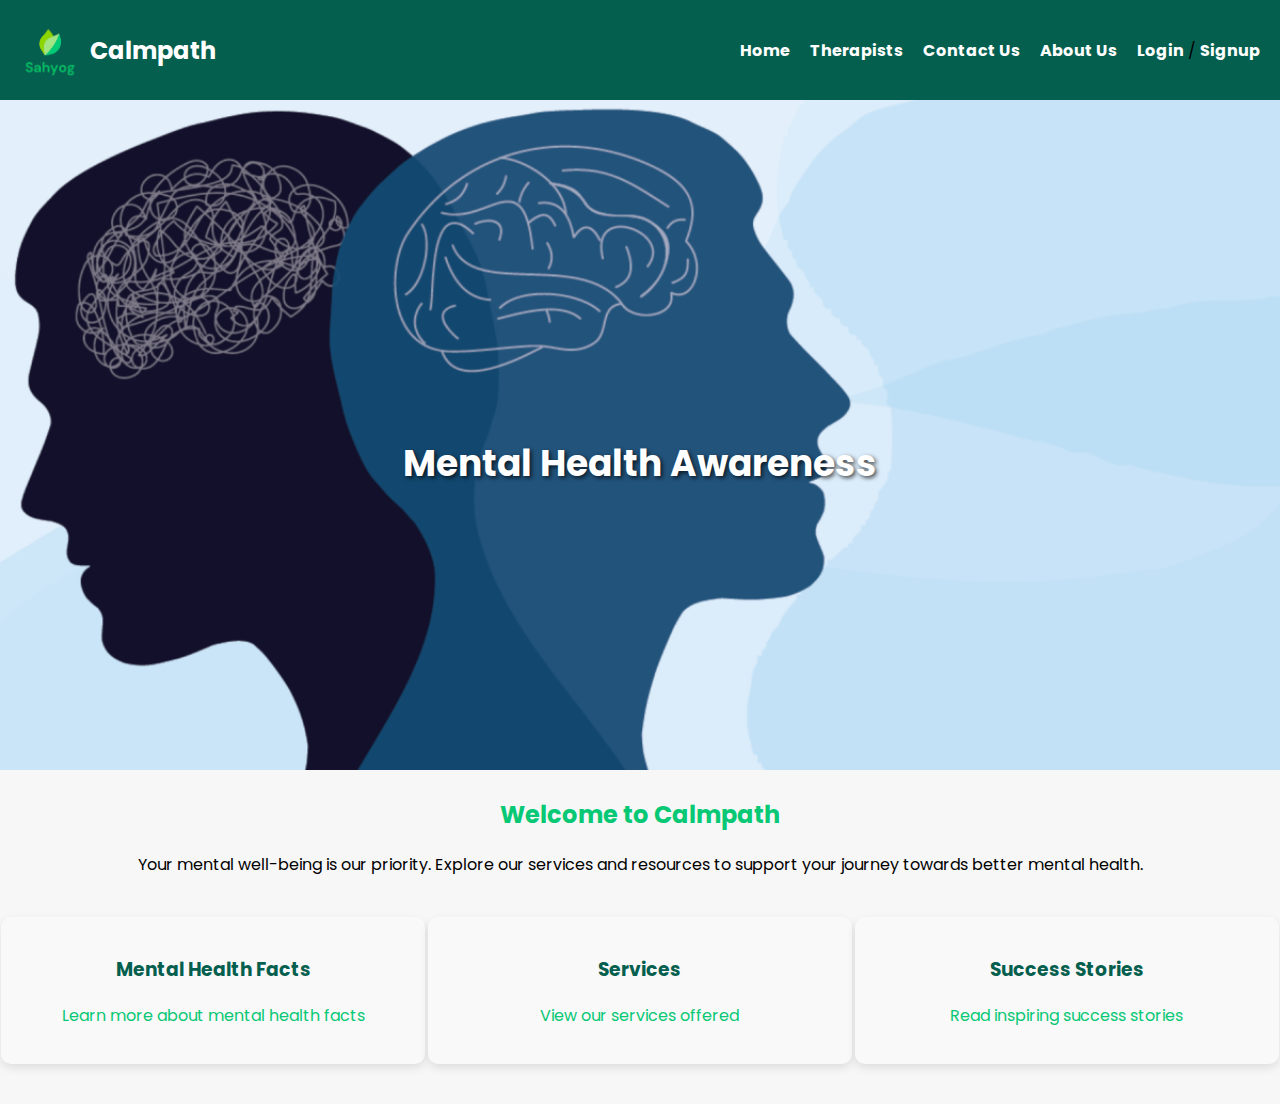
<file: index.html>
<!DOCTYPE html>
<html lang="en">
<head>
    <meta charset="UTF-8">
    <meta name="viewport" content="width=device-width, initial-scale=1.0">
    <title>Home - Calmpath</title>
    <link rel="stylesheet" href="style.css">
    <link href="https://fonts.googleapis.com/css2?family=Poppins:wght@300;400;600&display=swap" rel="stylesheet">
</head>
<body>

    <!-- Navbar -->
    <nav class="navbar">
        <div class="logo">
            <img src="images/logo.png" alt="Calmpath Logo">
            <span>Calmpath</span>
        </div>
        <ul id="nav-links" class="nav-links">
            
        </ul>
    </nav>

    <main>
        
        <section class="banner">
            <img src="images/world-mental-health-day.png" alt="Mental Health Awareness Banner">
            <h1>Mental Health Awareness</h1>
        </section>

        <section class="introduction">
            <h2>Welcome to Calmpath</h2>
            <p>Your mental well-being is our priority. Explore our services and resources to support your journey towards better mental health.</p>
        </section>

        
        <section class="info-sections">
            <div class="info-section">
                <h3>Mental Health Facts</h3>
                <p><a href="#">Learn more about mental health facts</a></p>
            </div>
            <div class="info-section">
                <h3>Services</h3>
                <p><a href="#">View our services offered</a></p>
            </div>
            <div class="info-section">
                <h3>Success Stories</h3>
                <p><a href="#">Read inspiring success stories</a></p>
            </div>
        </section>
    </main>

    <script src="navbar.js"></script> 
</body>
</html>
</file>
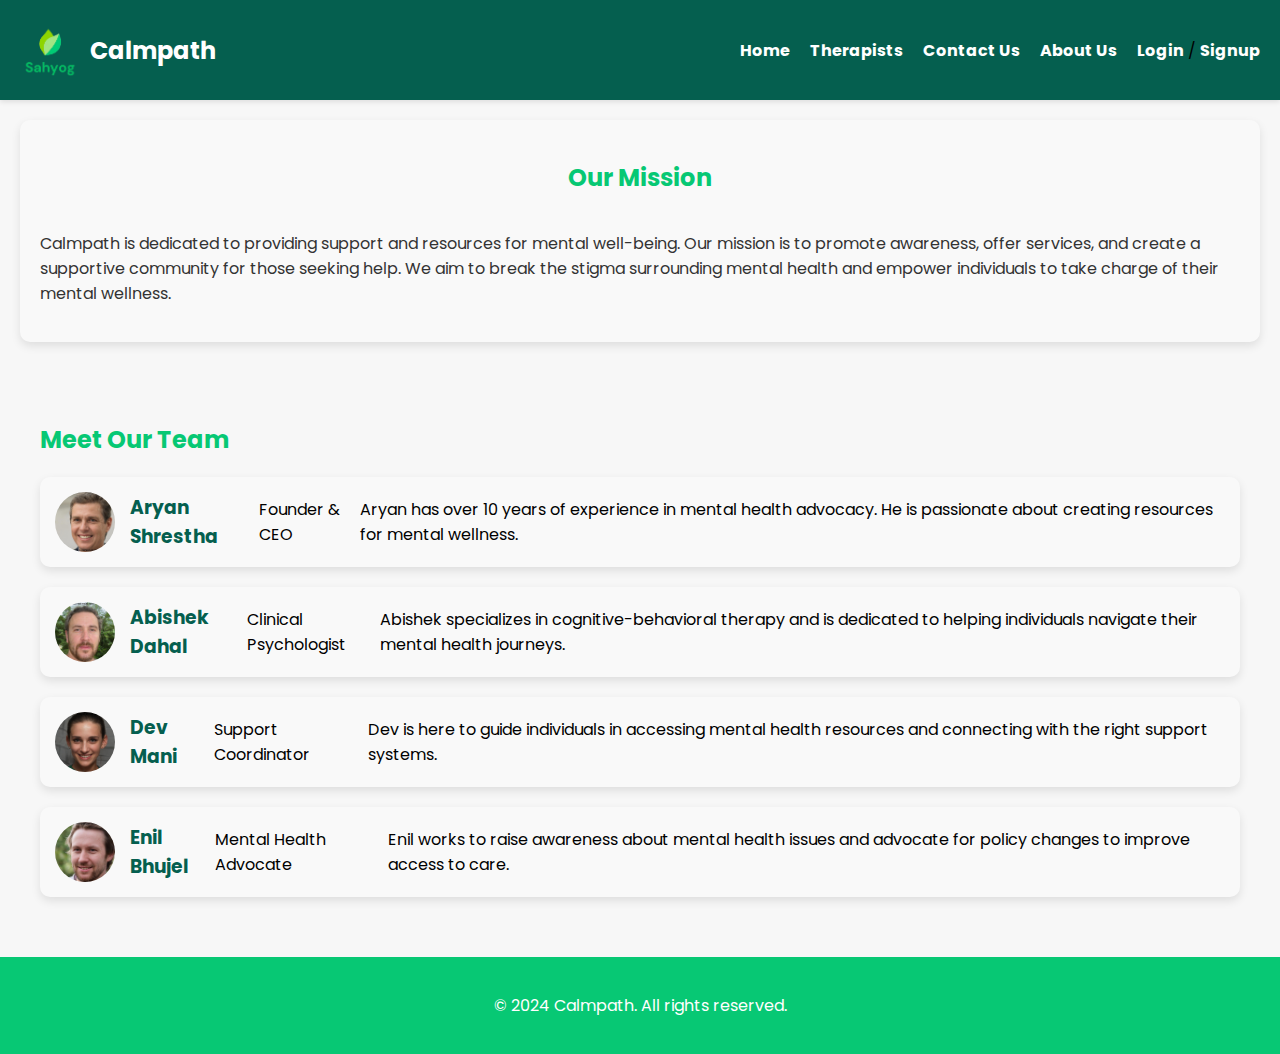
<file: about.html>
<!DOCTYPE html>
<html lang="en">
<head>
    <meta charset="UTF-8">
    <meta name="viewport" content="width=device-width, initial-scale=1.0">
    <title>About Us - Calmpath</title>
    <link rel="stylesheet" href="style.css">
    <link href="https://fonts.googleapis.com/css2?family=Poppins:wght@300;400;600&display=swap" rel="stylesheet">
</head>
<body>

     <!-- Navbar -->
     <nav class="navbar">
        <div class="logo">
            <img src="images/logo.png" alt="Calmpath Logo">
            <span>Calmpath</span>
        </div>
        <ul id="nav-links" class="nav-links">
            
        </ul>
    </nav>

    <main class="aboutus-container">
        <div class="left-section">
            <h2>Our Mission</h2>
            <p style="color: #333;">Calmpath is dedicated to providing support and resources for mental well-being. Our mission is to promote awareness, offer services, and create a supportive community for those seeking help. We aim to break the stigma surrounding mental health and empower individuals to take charge of their mental wellness.</p>
        </div>

        <div class="team-section">
            <h2>Meet Our Team</h2>
            <div class="team-member">
                <img src="images/download (4).jpg" alt="Team Member 1">
                <h3>Aryan Shrestha</h3>
                <p>Founder & CEO</p>
                <p>Aryan has over 10 years of experience in mental health advocacy. He is passionate about creating resources for mental wellness.</p>
            </div>
            <div class="team-member">
                <img src="images/download (2).jpg" alt="Team Member 2">
                <h3>Abishek Dahal</h3>
                <p>Clinical Psychologist</p>
                <p>Abishek specializes in cognitive-behavioral therapy and is dedicated to helping individuals navigate their mental health journeys.</p>
            </div>
            <div class="team-member">
                <img src="images/download.jpg" alt="Team Member 3">
                <h3>Dev Mani</h3>
                <p>Support Coordinator</p>
                <p>Dev is here to guide individuals in accessing mental health resources and connecting with the right support systems.</p>
            </div>
            <div class="team-member">
                <img src="images/download (6).jpg" alt="Team Member 4">
                <h3>Enil Bhujel</h3>
                <p>Mental Health Advocate</p>
                <p>Enil works to raise awareness about mental health issues and advocate for policy changes to improve access to care.</p>
            </div>
        </div>
    </main>

    <footer>
        <p>&copy; 2024 Calmpath. All rights reserved.</p>
    </footer>
    
    <script src="navbar.js"></script>

</body>
</html>
</file>
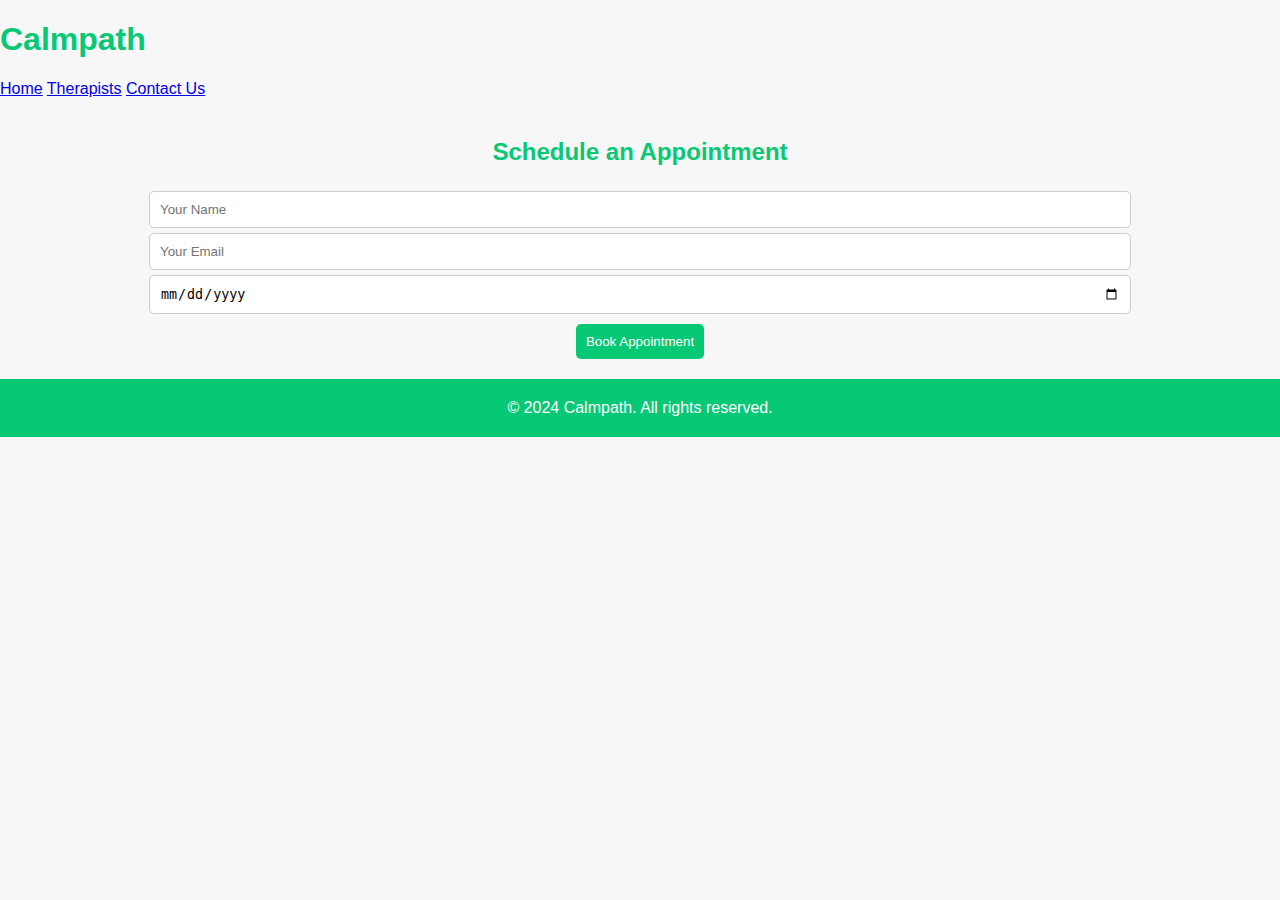
<file: appointment.html>
<!DOCTYPE html>
<html lang="en">
<head>
    <meta charset="UTF-8">
    <meta name="viewport" content="width=device-width, initial-scale=1.0">
    <title>Appointment Scheduling - Calmpath</title>
    <link rel="stylesheet" href="style.css">
</head>
<body>

    <header>
        <h1>Calmpath</h1>
        <nav>
            <a href="index.html">Home</a>
            <a href="therapist.html">Therapists</a>
            <a href="contact.html">Contact Us</a>
        </nav>
    </header>

    <div class="container">
        <form>
            <h2>Schedule an Appointment</h2>
            <input type="text" placeholder="Your Name" required>
            <input type="email" placeholder="Your Email" required>
            <input type="date" required>
            <button type="submit">Book Appointment</button>
        </form>
    </div>

    <footer>
        &copy; 2024 Calmpath. All rights reserved.
    </footer>

</body>
</html>
</file>
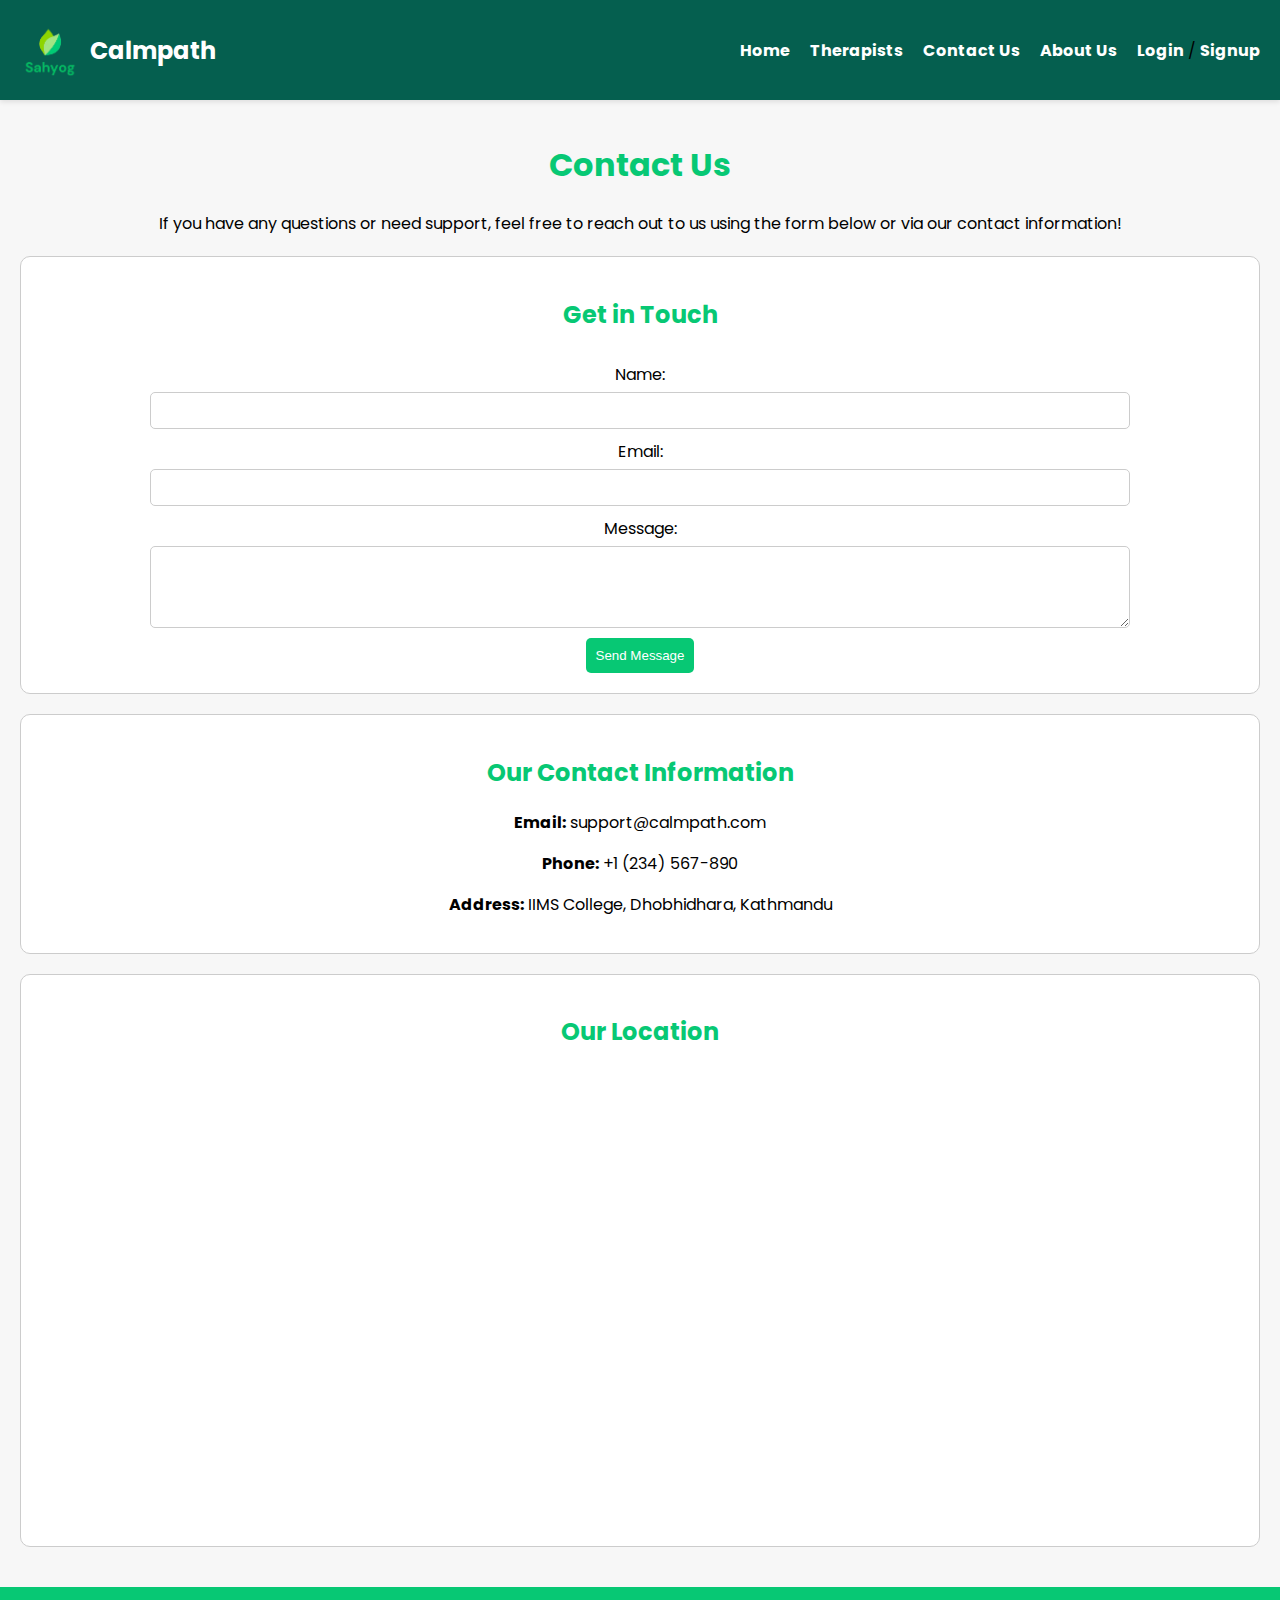
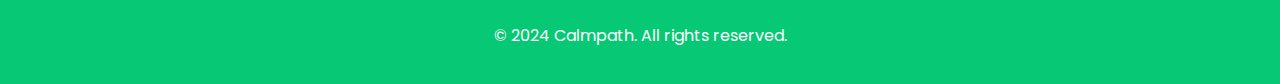
<file: contact.html>
<!DOCTYPE html>
<html lang="en">
<head>
    <meta charset="UTF-8">
    <meta name="viewport" content="width=device-width, initial-scale=1.0">
    <title>Contact Us - Calmpath</title>
    <link rel="stylesheet" href="style.css">
    <link href="https://fonts.googleapis.com/css2?family=Poppins:wght@300;400;600&display=swap" rel="stylesheet">
</head>
<body>

    <!-- Navbar -->
    <nav class="navbar">
        <div class="logo">
            <img src="images/logo.png" alt="Calmpath Logo">
            <span>Calmpath</span>
        </div>
        <ul id="nav-links" class="nav-links">
            
        </ul>
    </nav>

    <main class="contact-container">
        <h1>Contact Us</h1>
        <p>If you have any questions or need support, feel free to reach out to us using the form below or via our contact information!</p>

        <section class="contact-form">
            <h2>Get in Touch</h2>
            <form action="submit_form.php" method="post">
                <label for="name">Name:</label>
                <input type="text" id="name" name="name" required>

                <label for="email">Email:</label>
                <input type="email" id="email" name="email" required>

                <label for="message">Message:</label>
                <textarea id="message" name="message" rows="4" required></textarea>

                <button type="submit">Send Message</button>
            </form>
        </section>

        <section class="contact-info">
            <h2>Our Contact Information</h2>
            <p><strong>Email:</strong> support@calmpath.com</p>
            <p><strong>Phone:</strong> +1 (234) 567-890</p>
            <p><strong>Address:</strong> IIMS College, Dhobhidhara, Kathmandu</p>
        </section>

        <section class="map">
            <h2>Our Location</h2>
            <iframe src="https://www.google.com/maps/embed?pb=!1m18!1m12!1m3!1d4774.08829090697!2d85.3210187765166!3d27.70884317618157!2m3!1f0!2f0!3f0!3m2!1i1024!2i768!4f13.1!3m3!1m2!1s0x39eb1908ed7fbacd%3A0x49b04b284da7a96f!2sIIMS%20College!5e1!3m2!1sen!2snp!4v1729497840211!5m2!1sen!2snp" width="600" height="450" style="border:0;" allowfullscreen="" loading="lazy" referrerpolicy="no-referrer-when-downgrade"></iframe>
        </section>
    </main>

    <footer>
        <p>&copy; 2024 Calmpath. All rights reserved.</p>
    </footer>

    <script src="navbar.js"></script>
</body>
</html>
</file>
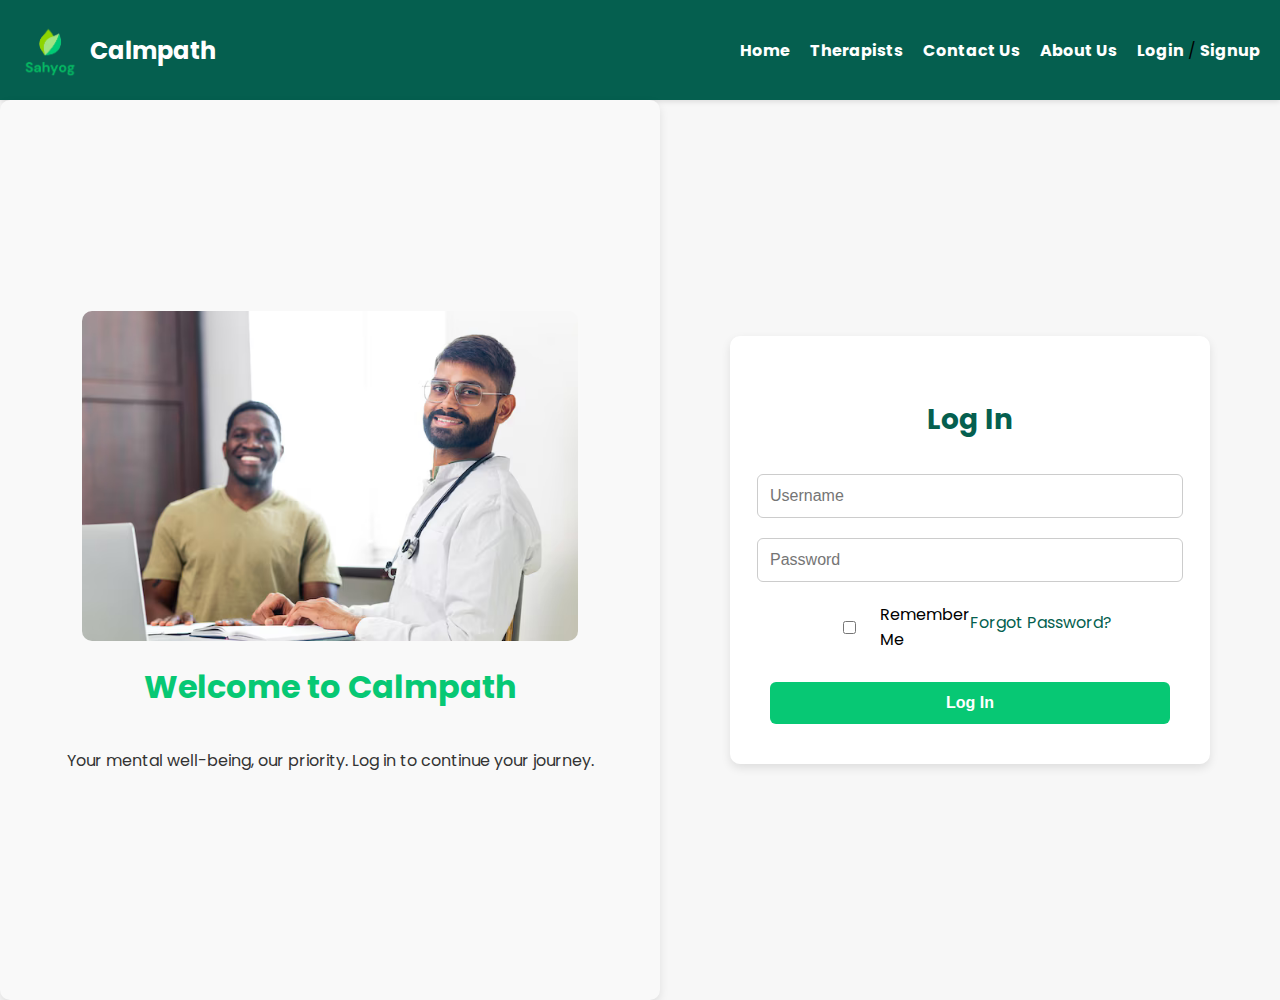
<file: login.html>
<!DOCTYPE html>
<html lang="en">
<head>
    <meta charset="UTF-8">
    <meta name="viewport" content="width=device-width, initial-scale=1.0">
    <title>Login - Calmpath</title>
    <link rel="stylesheet" href="style.css">
    
    <link href="https://fonts.googleapis.com/css2?family=Poppins:wght@300;400;600&display=swap" rel="stylesheet">
</head>
<body>

    <!-- Navbar -->
    <nav class="navbar">
        <div class="logo">
            <img src="images/logo.png" alt="Calmpath Logo">
            <span>Calmpath</span>
        </div>
        <ul id="nav-links" class="nav-links">
            
        </ul>
    </nav>

    <div class="login-container">
        <div class="left-section">
            <img src="images/indian-doctor-transformed (2).avif" alt="Welcome Image">
            <h1>Welcome to Calmpath</h1>
            <p>Your mental well-being, our priority. Log in to continue your journey.</p>
        </div>

        <div class="right-section">
          <form class="login-form">
              <h2>Log In</h2>
              <input type="text" placeholder="Username" required>
              <input type="password" placeholder="Password" required>
      
              <div class="checkbox-remember">
                  <label>
                      <input type="checkbox" id="rememberMe"> Remember Me
                  </label>
                  <a href="#">Forgot Password?</a> 
              </div>
      
              <button type="submit">Log In</button>
          </form>
      </div>
      
    </div>

    <script src="navbar.js"></script>
</body>
</html>
</file>
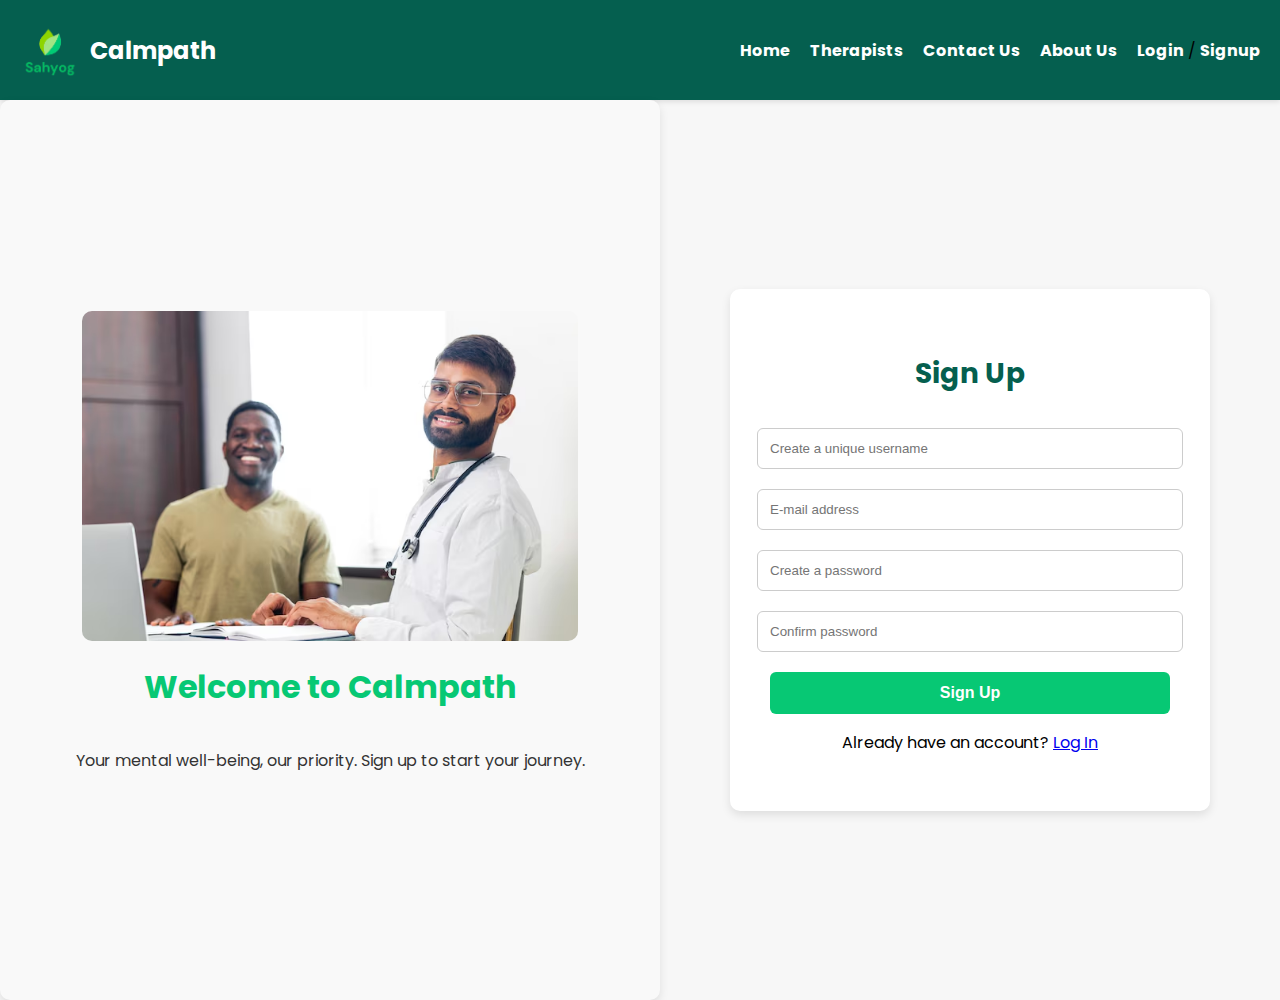
<file: signup.html>
<!DOCTYPE html>
<html lang="en">
<head>
    <meta charset="UTF-8">
    <meta name="viewport" content="width=device-width, initial-scale=1.0">
    <title>Sign Up - Calmpath</title>
    <link rel="stylesheet" href="style.css">
    <link href="https://fonts.googleapis.com/css2?family=Poppins:wght@300;400;600&display=swap" rel="stylesheet">
</head>
<body>

    <!-- Navbar -->
    <nav class="navbar">
        <div class="logo">
            <img src="images/logo.png" alt="Calmpath Logo">
            <span>Calmpath</span>
        </div>
        <ul id="nav-links" class="nav-links">
            
        </ul>
    </nav>

    <div class="signup-container">
        <div class="left-section">
            <img src="images/indian-doctor.png" alt="Welcome to Calmpath">
            <h1>Welcome to Calmpath</h1>
            <p>Your mental well-being, our priority. Sign up to start your journey.</p>
        </div>
        
        <div class="right-section">
            <form class="signup-form">
                <h2>Sign Up</h2>
                <input type="text" placeholder="Create a unique username" required>
                <input type="email" placeholder="E-mail address" required>
                <input type="password" placeholder="Create a password" required>
                <input type="password" placeholder="Confirm password" required>
                <button type="submit">Sign Up</button>
                <p>Already have an account? <a href="login.html">Log In</a></p>
            </form>
        </div>
    </div>

    <script src="navbar.js"></script> 
</body>
</html>
</file>
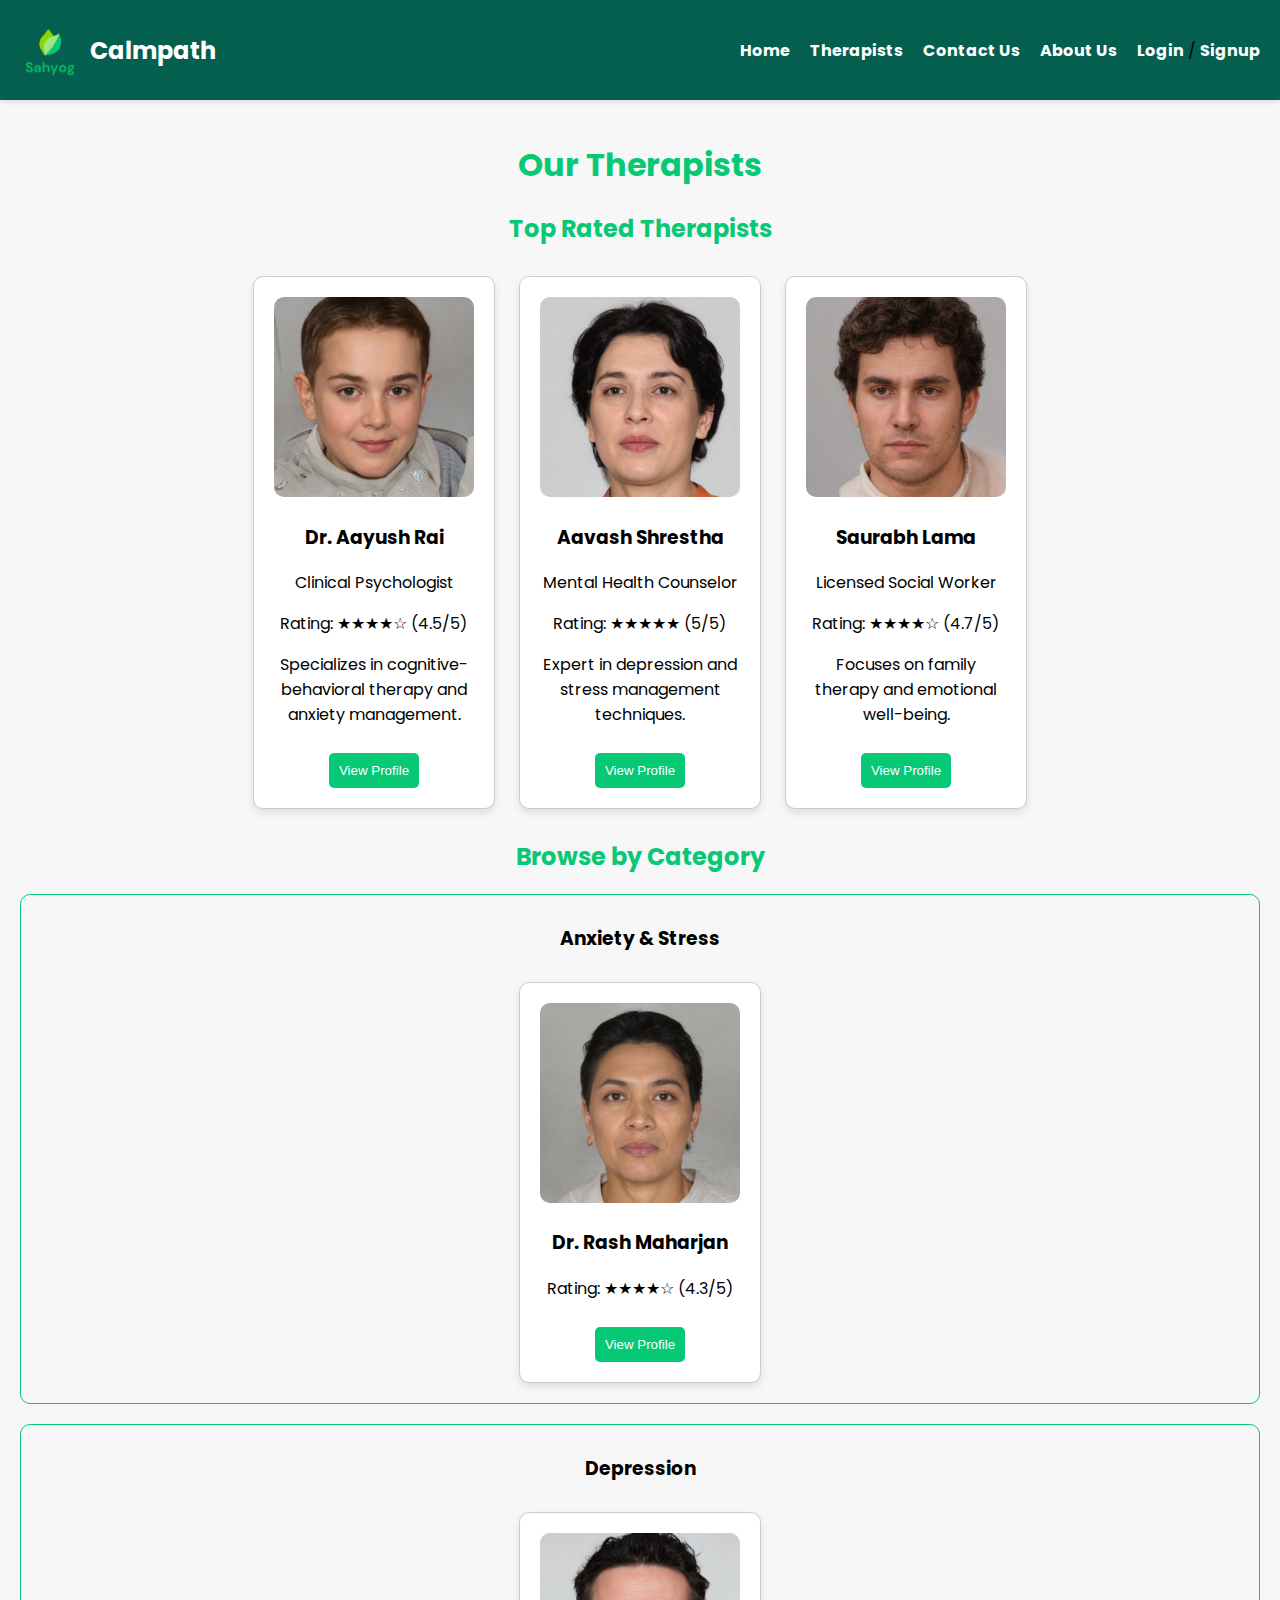
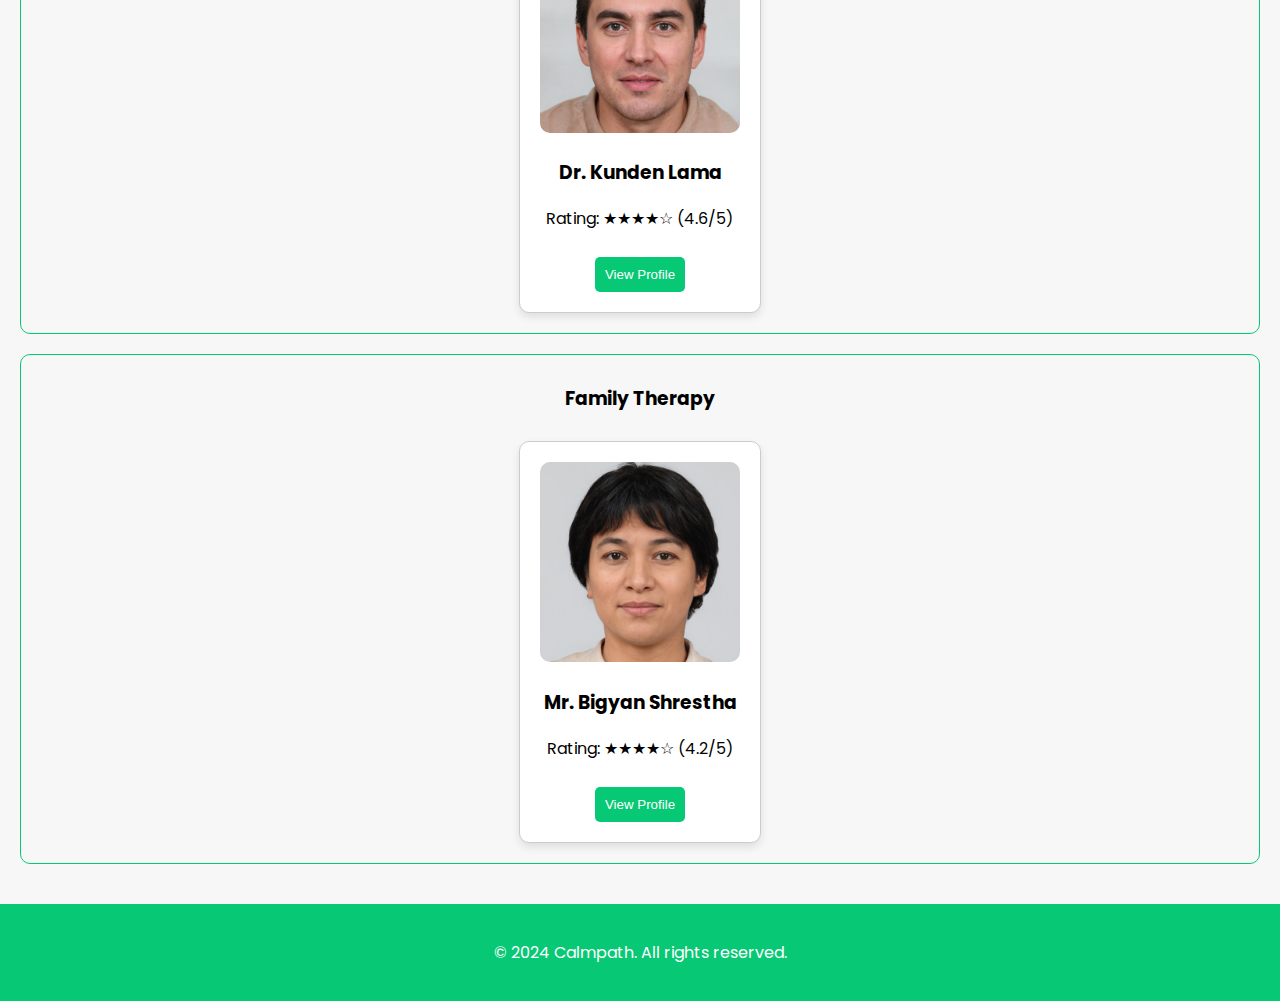
<file: therapist.html>
<!DOCTYPE html>
<html lang="en">
<head>
    <meta charset="UTF-8">
    <meta name="viewport" content="width=device-width, initial-scale=1.0">
    <title>Therapists - Calmpath</title>
    <link rel="stylesheet" href="style.css">
    <link href="https://fonts.googleapis.com/css2?family=Poppins:wght@300;400;600&display=swap" rel="stylesheet">
</head>
<body>

    <!-- Navbar -->
    <nav class="navbar">
        <div class="logo">
            <img src="images/logo.png" alt="Calmpath Logo">
            <span>Calmpath</span>
        </div>
        <ul id="nav-links" class="nav-links">
            
        </ul>
    </nav>

    <main class="therapist-container">
        <h1>Our Therapists</h1>
        <section class="top-therapists">
            <h2>Top Rated Therapists</h2>
            <div class="therapist-card">
                <img src="images/therapist (1).jpg" alt="Therapist 1">
                <h3>Dr. Aayush Rai</h3>
                <p>Clinical Psychologist</p>
                <p>Rating: ★★★★☆ (4.5/5)</p>
                <p>Specializes in cognitive-behavioral therapy and anxiety management.</p>
                <button>View Profile</button>
            </div>
            <div class="therapist-card">
                <img src="images/therapist (2).jpg" alt="Therapist 2">
                <h3>Aavash Shrestha</h3>
                <p>Mental Health Counselor</p>
                <p>Rating: ★★★★★ (5/5)</p>
                <p>Expert in depression and stress management techniques.</p>
                <button>View Profile</button>
            </div>
            <div class="therapist-card">
                <img src="images/therapist (3).jpg" alt="Therapist 3">
                <h3>Saurabh Lama</h3>
                <p>Licensed Social Worker</p>
                <p>Rating: ★★★★☆ (4.7/5)</p>
                <p>Focuses on family therapy and emotional well-being.</p>
                <button>View Profile</button>
            </div>
        </section>

        <section class="therapist-categories">
            <h2>Browse by Category</h2>
            <div class="category">
                <h3>Anxiety & Stress</h3>
                <div class="therapist-card">
                    <img src="images/therapist (4).jpg" alt="Therapist 4">
                    <h3>Dr. Rash Maharjan</h3>
                    <p>Rating: ★★★★☆ (4.3/5)</p>
                    <button>View Profile</button>
                </div>
            </div>
            <div class="category">
                <h3>Depression</h3>
                <div class="therapist-card">
                    <img src="images/therapist (5).jpg" alt="Therapist 5">
                    <h3>Dr. Kunden Lama</h3>
                    <p>Rating: ★★★★☆ (4.6/5)</p>
                    <button>View Profile</button>
                </div>
            </div>
            <div class="category">
                <h3>Family Therapy</h3>
                <div class="therapist-card">
                    <img src="images/therapist (6).jpg" alt="Therapist 6">
                    <h3>Mr. Bigyan Shrestha</h3>
                    <p>Rating: ★★★★☆ (4.2/5)</p>
                    <button>View Profile</button>
                </div>
            </div>
        </section>
    </main>

    <footer>
        <p>&copy; 2024 Calmpath. All rights reserved.</p>
    </footer>

    <script src="navbar.js"></script>
</body>
</html>
</file>
<file: style.css>
/* General Styles */
body {
  font-family: 'Poppins', sans-serif;
  margin: 0;
  padding: 0;
  background-color: #f7f7f7;
}

/* Set overflow to hidden for the body on login and signup */
body.login-page, body.signup-page {
  overflow: hidden; 
}

.container {
  width: 100%;
  max-width: 1200px;
  margin: 0 auto;
  padding: 20px;
}

h1, h2 {
  color: #07c874;
}

footer {
  background-color: #07c874;
  color: white;
  text-align: center;
  padding: 20px 0;
  position: relative; 
  width: 100%;
}

/* Navbar Styles */
.navbar {
  display: flex;
  justify-content: space-between;
  align-items: center;
  padding: 20px;
  background-color: #055f4f;
  box-shadow: 0 2px 5px rgba(0, 0, 0, 0.1);
}

.navbar .logo {
  display: flex;
  align-items: center;
}

.navbar .logo img {
  height: 60px;
  margin-right: 10px;
}

.navbar .logo span {
  font-size: 24px;
  font-weight: bold;
  color: white;
}

.navbar .nav-links {
  list-style: none;
  display: flex;
}

.navbar .nav-links li {
  margin-left: 20px;
}

.navbar .nav-links a {
  text-decoration: none;
  color: white;
  font-weight: bold;
  font-size: 16px;
}

.navbar .nav-links a:hover {
  color: #9df1c4;
}

/* Login Page Specific Styles */
.login-container {
  display: flex;
  height: 100vh; 
}

.left-section {
  flex: 1;
  background-color: #07c874;
  display: flex;
  flex-direction: column;
  justify-content: center;
  align-items: center;
  color: white;
  padding: 20px;
}

.left-section img {
  max-width: 80%;
  height: auto;
  border-radius: 10px;
}

.right-section {
  flex: 1;
  display: flex;
  justify-content: center;
  align-items: center;
}

.login-form {
  background-color: white;
  padding: 40px;
  border-radius: 10px;
  box-shadow: 0 4px 10px rgba(0, 0, 0, 0.1);
  width: 100%;
  max-width: 400px;
  font-family: 'Poppins', sans-serif;
}

.login-form h2 {
  color: #055f4f;
  text-align: center;
  font-size: 28px;
}

.login-form input {
  width: 100%;
  padding: 12px;
  margin: 10px 0;
  border: 1px solid #ccc;
  border-radius: 6px;
  font-size: 16px;
}

/* Update the checkbox and remember me label */
.login-form .checkbox-remember {
  display: flex;
  justify-content: space-between;
  align-items: center;
  margin-bottom: 20px;
}

.login-form .checkbox-remember label {
  display: inline-flex;
  align-items: center;
}

.login-form .checkbox-remember input {
  margin-right: 10px;
}

.login-form .checkbox-remember a {
  margin-left: auto; 
  color: #055f4f;
  text-decoration: none;
}

.login-form button {
  width: 100%;
  padding: 12px;
  background-color: #07c874;
  border: none;
  border-radius: 6px;
  color: white;
  font-size: 16px;
  font-weight: bold;
  cursor: pointer;
  transition: background-color 0.3s;
}

.login-form button:hover {
  background-color: #055f4f;
}

/* Signup Page Specific Styles */
.signup-container {
  display: flex;
  height: 100vh; 
}

.left-section {
  flex: 1;
  background-color: #07c874;
  display: flex;
  flex-direction: column;
  justify-content: center;
  align-items: center;
  color: white;
  padding: 20px;
}

.left-section img {
  max-width: 80%;
  height: auto;
  border-radius: 10px;
}

.right-section {
  flex: 1;
  display: flex;
  justify-content: center;
  align-items: center;
}

.signup-form {
  background-color: white;
  padding: 40px;
  border-radius: 10px;
  box-shadow: 0 4px 10px rgba(0, 0, 0, 0.1);
  width: 100%;
  max-width: 400px;
  font-family: 'Poppins', sans-serif;
}

.signup-form h2 {
  color: #055f4f;
  text-align: center;
  font-size: 28px;
}

.signup-form input {
  width: 100%;
  padding: 12px;
  margin: 10px 0;
  border: 1px solid #ccc;
  border-radius: 6px;
}

.signup-form button {
  width: 100%;
  padding: 12px;
  background-color: #07c874;
  border: none;
  border-radius: 6px;
  color: white;
  font-size: 16px;
  font-weight: bold;
  cursor: pointer;
  transition: background-color 0.3s;
}

.signup-form button:hover {
  background-color: #055f4f;
}

.signup-form p {
  text-align: center;
}

/* Homepage Specific Styles */
.homepage {
  height: auto; 
  overflow: auto; 
  padding: 20px; 
}

.banner {
  position: relative;
  text-align: center;
}

.banner img {
  width: 100%;
  height: auto; 
}

.banner h1 {
  position: absolute;
  top: 50%;
  left: 50%;
  transform: translate(-50%, -50%);
  color: white; 
  font-size: 36px; 
  text-shadow: 2px 2px 4px rgba(0, 0, 0, 0.7);
}

.introduction {
  margin: 20px 0;
  text-align: center;
}

.introduction h2 {
  color: #07c874;
}

.info-sections {
  display: flex;
  justify-content: space-around;
  margin: 40px 0;
}

.info-section {
  background-color: #f9f9f9;
  padding: 20px;
  border-radius: 10px;
  box-shadow: 0 4px 10px rgba(0, 0, 0, 0.1);
  width: 30%; 
  text-align: center;
}

.info-section h3 {
  color: #055f4f;
}

.info-section a {
  text-decoration: none;
  color: #07c874; 
}

.info-section a:hover {
  text-decoration: underline; 
}


/* About Us Page Specific Styles */
.aboutus-container {
  display: flex;
  flex-direction: column;
  padding: 20px;
}

.left-section, .team-section {
  flex: 1; 
  padding: 20px;
}

.left-section {
  background-color: #f9f9f9; 
  border-radius: 10px;
  box-shadow: 0 4px 10px rgba(0, 0, 0, 0.1);
}

.team-section {
  margin-top: 40px; 
}

h2 {
  color: #07c874; 
}

.left-section p {
  color: #333; 
}

.team-member {
  display: flex;
  align-items: center;
  margin: 20px 0;
  background-color: #f9f9f9; 
  padding: 15px;
  border-radius: 10px;
  box-shadow: 0 4px 10px rgba(0, 0, 0, 0.1);
}

.team-member img {
  width: 60px; 
  height: 60px; 
  border-radius: 50%; 
  margin-right: 15px;
}

.team-member h3 {
  margin: 0;
  color: #055f4f; 
}

.team-member p {
  margin: 5px 0; 
}

/* Therapist Page Specific Styles */
.therapist-container {
  padding: 20px;
  text-align: center;
}

.top-therapists, .therapist-categories {
  margin: 20px 0;
}

h1, h2 {
  color: #07c874;
}

.therapist-card {
  display: inline-block;
  margin: 10px;
  padding: 20px;
  border: 1px solid #ccc;
  border-radius: 10px;
  width: 200px;
  box-shadow: 0 4px 8px rgba(0, 0, 0, 0.1);
  background-color: white;
  transition: transform 0.2s;
}

.therapist-card:hover {
  transform: scale(1.05);
}

.therapist-card img {
  width: 100%;
  border-radius: 10px;
}

button {
  background-color: #07c874;
  color: white;
  border: none;
  padding: 10px;
  border-radius: 5px;
  cursor: pointer;
  transition: background-color 0.3s;
}

button:hover {
  background-color: #055f4f;
}


.category {
  margin: 20px 0;
  padding: 10px;
  border: 1px solid #07c874;
  border-radius: 10px;
}

/* Contact Us Page Specific Styles */
.contact-container {
  padding: 20px;
  text-align: center;
}

.contact-form, .contact-info, .map {
  margin: 20px 0;
  padding: 20px;
  border: 1px solid #ccc;
  border-radius: 10px;
  background-color: white;
}

h1, h2 {
  color: #07c874;
}

form {
  display: flex;
  flex-direction: column;
  align-items: center;
}

label {
  margin-top: 10px;
}

input, textarea {
  width: 80%;
  padding: 10px;
  margin-top: 5px;
  border: 1px solid #ccc;
  border-radius: 5px;
}

button {
  background-color: #07c874;
  color: white;
  border: none;
  padding: 10px;
  border-radius: 5px;
  cursor: pointer;
  margin-top: 10px;
}

button:hover {
  background-color: #055f4f;
}


.map iframe {
  width: 100%;
  border: 0;
  border-radius: 10px;
}
</file>
